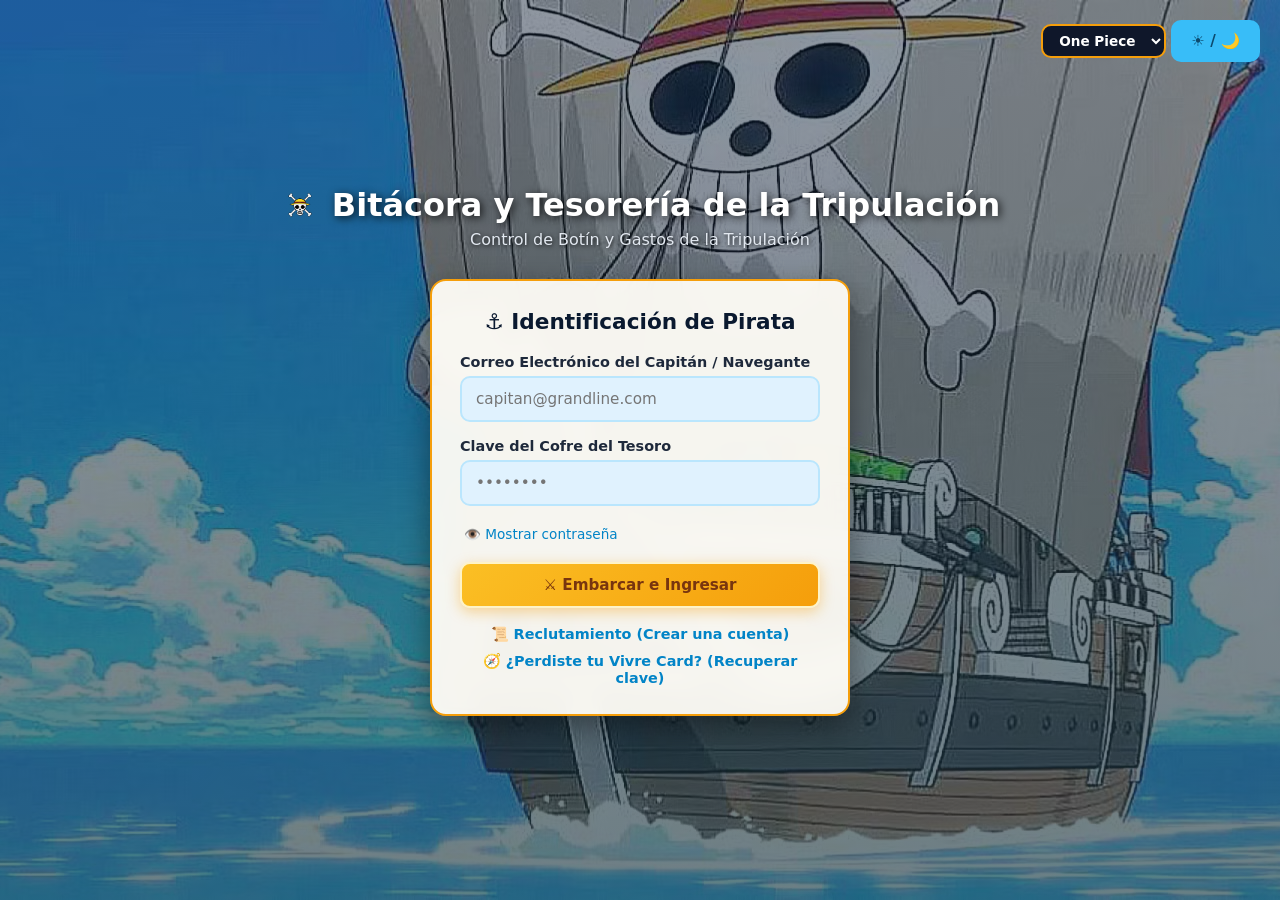
<file: index.html>
<!DOCTYPE html>
<html lang="es">
<head>
    <meta charset="UTF-8">
    <meta name="viewport" content="width=device-width, initial-scale=1.0">
    <title>SGG - Iniciar Sesión</title>
    <link rel="stylesheet" href="css/styles.css">
</head>
<body class="one-piece-theme auth-page" data-tema="one-piece" data-modo="light">

    <div class="header-tools">
     <select id="selectTemaEstilo" class="select-tema">
            <option value="one-piece">One Piece</option>
            <option value="normal">Normal</option>
        </select>

        <button id="btnTemaModo" class="btn-theme">☀️ / 🌙</button>
    </div>

    <div class="brand-header" style="text-align: center; margin-bottom: 20px;">
        <h1 class="titulo-principal" style="display: flex; align-items: center; justify-content: center; gap: 12px; margin-bottom: 5px;">
            <img src="assets/img/luffy - Editado.png" alt="Logo" class="auth-logo-inline txt-onepiece" onerror="this.style.display='none'">
            <span class="txt-onepiece">Bitácora y Tesorería de la Tripulación</span>
            <span class="txt-normal"> Sistema de Gestión de Gastos</span>
        </h1>
        
        <p class="subtitulo-pirata" style="text-align: center; margin: 0 auto; display: block;">
            <span class="txt-onepiece">Control de Botín y Gastos de la Tripulación</span>
            <span class="txt-normal">Plataforma de Control Financiero Personal</span>
        </p>
    </div>

    <main class="login-card">
        <h2>
            <span class="txt-onepiece">⚓ Identificación de Pirata</span>
            <span class="txt-normal">Iniciar Sesión</span>
        </h2>

        <form>
            <div class="form-group">
                <label for="email">
                    <span class="txt-onepiece">Correo Electrónico del Capitán / Navegante</span>
                    <span class="txt-normal">Correo Electrónico</span>
                </label>
                <input type="email" id="email" name="email" placeholder="capitan@grandline.com" required>
            </div>

            <div class="form-group">
                <label for="password">
                    <span class="txt-onepiece">Clave del Cofre del Tesoro</span>
                    <span class="txt-normal">Contraseña</span>
                </label>
                <input type="password" id="password" name="password" placeholder="••••••••" required>
            </div>

        <div style="text-align: left; margin: 8px 0 16px 0;">
            <span id="togglePassword" style="cursor: pointer; color: #00a8e8; font-size: 0.9rem;">
             👁️ Mostrar contraseña
         </span>
        </div>

            <button type="submit" class="btn-ingresar">
                <span class="txt-onepiece">⚔️ Embarcar e Ingresar</span>
                <span class="txt-normal">Ingresar al Sistema</span>
            </button>
        </form>

        <div class="links-container">
            <a href="registro.html" class="link">
                <span class="txt-onepiece">📜 Reclutamiento (Crear una cuenta)</span>
                <span class="txt-normal">Registrarse (Crear una cuenta)</span>
            </a>
            <a href="recuperar.html" class="link">
                <span class="txt-onepiece">🧭 ¿Perdiste tu Vivre Card? (Recuperar clave)</span>
                <span class="txt-normal">🔑 ¿Olvidaste tu contraseña?</span>
            </a>
        </div>
    </main>

    <script src="js/koo.js"></script>
</body>
</html>
</file>
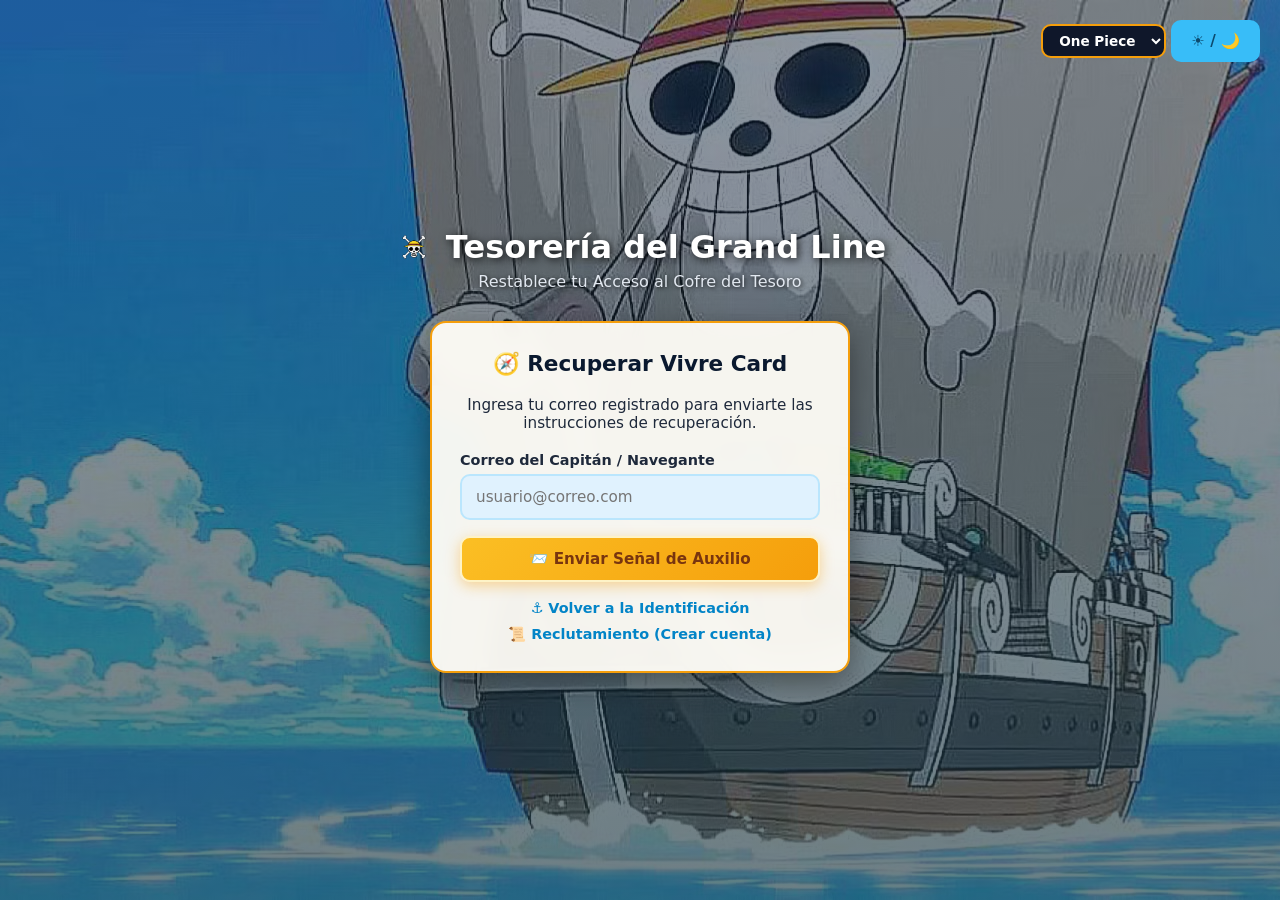
<file: recuperar.html>
<!DOCTYPE html>
<html lang="es">
<head>
    <meta charset="UTF-8">
    <meta name="viewport" content="width=device-width, initial-scale=1.0">
    <title>SGG - Recuperar Acceso</title>
    <link rel="stylesheet" href="css/styles.css">
</head>
<body class="one-piece-theme auth-page" data-tema="one-piece" data-modo="light">

    <div class="header-tools">
        <select id="selectTemaEstilo" class="select-tema">
            <option value="one-piece">One Piece</option>
            <option value="normal">Normal</option>
        </select>

        <button id="btnTemaModo" class="btn-theme">☀️ / 🌙</button>
    </div>

    <div class="brand-header" style="text-align: center; margin-bottom: 20px;">
        <h1 class="titulo-principal" style="display: flex; align-items: center; justify-content: center; gap: 12px; margin-bottom: 5px;">
            <img src="assets/img/luffy - Editado.png" alt="luffy" class="auth-logo-inline txt-onepiece" onerror="this.style.display='none'">
            <span class="txt-onepiece">Tesorería del Grand Line</span>
            <span class="txt-normal">Sistema de Gestión de Gastos</span>
        </h1>
        
        <p class="subtitulo-pirata" style="text-align: center; margin: 0 auto; display: block;">
            <span class="txt-onepiece">Restablece tu Acceso al Cofre del Tesoro</span>
            <span class="txt-normal">Restablecimiento de Contraseña de Usuario</span>
        </p>
    </div>

    <main class="login-card">
        <h2>
            <span class="txt-onepiece">🧭 Recuperar Vivre Card</span>
            <span class="txt-normal">🔑 Recuperar Contraseña</span>
        </h2>
        
        <p style="text-align: center; margin-bottom: 20px; font-size: 0.95rem;">
            Ingresa tu correo registrado para enviarte las instrucciones de recuperación.
        </p>
        
        <form id="formRecuperar">
            <div class="form-group">
                <label for="emailRecuperar">
                    <span class="txt-onepiece">Correo del Capitán / Navegante</span>
                    <span class="txt-normal">Correo Electrónico Registrado</span>
                </label>
                <input type="email" id="emailRecuperar" placeholder="usuario@correo.com" required>
            </div>

            <button type="submit" class="btn-ingresar">
                <span class="txt-onepiece">📨 Enviar Señal de Auxilio</span>
                <span class="txt-normal">Enviar Enlace de Recuperación</span>
            </button>
        </form>

        <div class="links-container">
            <a href="index.html" class="link">
                <span class="txt-onepiece">⚓ Volver a la Identificación</span>
                <span class="txt-normal">Volver a Iniciar Sesión</span>
            </a>
            <a href="registro.html" class="link">
                <span class="txt-onepiece">📜 Reclutamiento (Crear cuenta)</span>
                <span class="txt-normal">Registrarse (Crear cuenta)</span>
            </a>
        </div>
    </main>

    <script src="js/koo.js"></script>
</body>
</html>
</file>
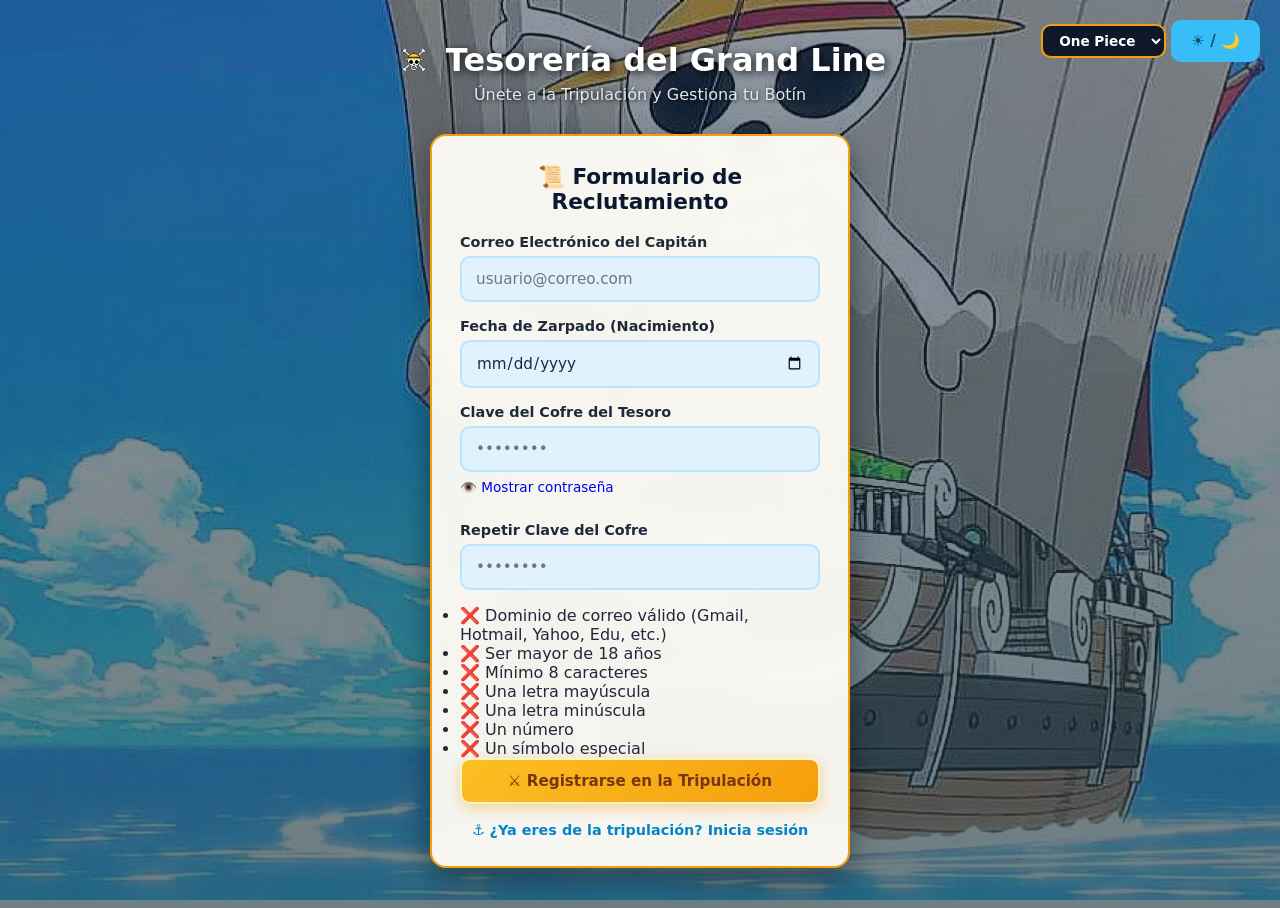
<file: registro.html>
<!DOCTYPE html>
<html lang="es">
<head>
    <meta charset="UTF-8">
    <meta name="viewport" content="width=device-width, initial-scale=1.0">
    <title>SGG- Reclutamiento de Piratas</title>
    <link rel="stylesheet" href="css/styles.css">
</head>
<body class="one-piece-theme auth-page" data-tema="one-piece" data-modo="light">

    <div class="header-tools">
        <select id="selectTemaEstilo" class="select-tema">
            <option value="one-piece">One Piece</option>
            <option value="normal">Normal</option>
        </select>

        <button id="btnTemaModo" class="btn-theme">☀️ / 🌙</button>
    </div>

    <div class="brand-header" style="text-align: center; margin-bottom: 20px;">
        <h1 class="titulo-principal" style="display: flex; align-items: center; justify-content: center; gap: 12px; margin-bottom: 5px;">
            <img src="assets/img/luffy - Editado.png" alt="Logo" class="auth-logo-inline txt-onepiece" onerror="this.style.display='none'">
            <span class="txt-onepiece">Tesorería del Grand Line</span>
            <span class="txt-normal">Sistema de Gestión de Gastos</span>
        </h1>
        
        <p class="subtitulo-pirata" style="text-align: center; margin: 0 auto; display: block;">
            <span class="txt-onepiece">Únete a la Tripulación y Gestiona tu Botín</span>
            <span class="txt-normal">Crea una cuenta para administrar tus finanzas</span>
        </p>
    </div>

    <main class="login-card">
        <h2>
            <span class="txt-onepiece">📜 Formulario de Reclutamiento</span>
            <span class="txt-normal">📝 Crear Cuenta</span>
        </h2>
        
        <form id="formRegistro">
            <div class="form-group">
                <label for="regEmail">
                    <span class="txt-onepiece">Correo Electrónico del Capitán</span>
                    <span class="txt-normal">Correo Electrónico</span>
                </label>
                <input type="email" id="regEmail" placeholder="usuario@correo.com" required>
            </div>

            <div class="form-group">
                <label for="regFechaNac">
                    <span class="txt-onepiece">Fecha de Zarpado (Nacimiento)</span>
                    <span class="txt-normal">Fecha de Nacimiento</span>
                </label>
                <input type="date" id="regFechaNac" required>
            </div>

            <div class="form-group">
                <label for="passwordRegistro">
                    <span class="txt-onepiece">Clave del Cofre del Tesoro</span>
                    <span class="txt-normal">Contraseña</span>
                </label>
                <input type="password" id="passwordRegistro" placeholder="••••••••" required>
                
                <div style="text-align: left !important; margin-top: 5px; margin-bottom: 10px;">
                    <a href="#" id="verPasswordRegistro" class="link-small" style="font-size: 0.85rem; text-decoration: none;">👁️ Mostrar contraseña</a>
                </div>
            </div>

            <div class="form-group">
                <label for="repetirPassword">
                    <span class="txt-onepiece">Repetir Clave del Cofre</span>
                    <span class="txt-normal">Repetir Contraseña</span>
                </label>
                <input type="password" id="repetirPassword" placeholder="••••••••" required>
            </div>

            <ul class="requisitos-lista">
                <li id="reqDominioMail">❌ Dominio de correo válido (Gmail, Hotmail, Yahoo, Edu, etc.)</li>
                <li id="reqEdad">❌ Ser mayor de 18 años</li>
                <li id="reqLongitud">❌ Mínimo 8 caracteres</li>
                <li id="reqMayuscula">❌ Una letra mayúscula</li>
                <li id="reqMinuscula">❌ Una letra minúscula</li>
                <li id="reqNumero">❌ Un número</li>
                <li id="reqEspecial">❌ Un símbolo especial</li>
            </ul>

            <button type="submit" id="btnRegistrar" class="btn-ingresar">
                <span class="txt-onepiece">⚔️ Registrarse en la Tripulación</span>
                <span class="txt-normal">Completar Registro</span>
            </button>
        </form>

        <div class="links-container">
            <a href="index.html" class="link">
                <span class="txt-onepiece">⚓ ¿Ya eres de la tripulación? Inicia sesión</span>
                <span class="txt-normal">¿Ya tienes cuenta? Iniciar Sesión</span>
            </a>
        </div>
    </main>

    <script src="js/koo.js"></script>
</body>
</html>

<div id="customModal" class="modal-overlay" style="display: none;">
    <div class="modal-card">
        <h3 id="modalTitle">
            <span class="txt-onepiece">¡Alerta en la Tripulación!</span>
            <span class="txt-normal">⚠️ Aviso del Sistema</span>
        </h3>
        <p id="modalMessage"></p>
        <button id="modalCloseBtn" class="btn-ingresar" style="margin-top: 15px; width: 100%;">
            <span class="txt-onepiece">Entendido, Capitán</span>
            <span class="txt-normal">Aceptar</span>
        </button>
    </div>
</div>
</file>
<file: css/styles.css>
:root {
  --ocean-blue-dark: #0a192f;
  --ocean-blue-main: #172a45;
  --ocean-blue-light: #203a43;
  --sky-blue: #4a90e2;
  --sea-foam: #e0f2fe;

  --luffy-yellow: #f59e0b;     
  --luffy-yellow-hover: #d97706;
  --luffy-red: #dc2626;        
  --cyan-marine: #38bdf8;       
  --cyan-marine-hover: #0284c7;

  --scroll-paper: rgba(255, 253, 247, 0.95); 
  --card-border: #f59e0b;
  --text-dark: #1e293b;
  --text-muted: #64748b;
  
  --border-radius: 16px;
  --shadow-ocean: 0 10px 30px rgba(0, 0, 0, 0.4);
}

body.dark-mode {
  --scroll-paper: rgba(15, 23, 42, 0.92);
  --text-dark: #f8fafc;
  --text-muted: #94a3b8;
  --card-border: #f59e0b;
}

* {
  box-sizing: border-box;
  margin: 0;
  padding: 0;
  font-family: 'Segoe UI', system-ui, -apple-system, sans-serif;
}

body, body.one-piece-theme {
  min-height: 100vh;
  color: var(--text-dark);
  background: 
    linear-gradient(rgba(10, 25, 47, 0.45), rgba(32, 58, 67, 0.65)),
    url('../assets/img/going-merry.jpg') no-repeat center center fixed;
  background-size: cover;
  position: relative;
  padding-bottom: 40px;
}

body.dark-mode {
  background: 
    linear-gradient(rgba(5, 11, 24, 0.75), rgba(15, 23, 42, 0.85)),
    url('../assets/img/going-merry-night.jpg') no-repeat center center fixed;
  background-size: cover;
}

.navbar {
  background: rgba(10, 25, 47, 0.85);
  backdrop-filter: blur(8px);
  color: #fff;
  padding: 15px 30px;
  display: flex;
  justify-content: space-between;
  align-items: center;
  border-bottom: 3px solid var(--luffy-yellow);
  box-shadow: var(--shadow-ocean);
}

.brand {
  display: flex;
  align-items: center;
  gap: 12px;
}

.brand h2 {
  color: var(--luffy-yellow);
  font-weight: 700;
}

.user-controls {
  display: flex;
  gap: 12px;
}

.header-tools {
  position: absolute;
  top: 20px;
  right: 20px;
  z-index: 100;
}

.titulo-principal {
  display: flex;
  align-items: center;
  justify-content: center;
  gap: 12px;
  text-align: center;
  margin: 20px 0 5px 0;
  color: #ffffff;
  font-size: 2rem;
  font-weight: 800;
  text-shadow: 2px 2px 8px rgba(0, 0, 0, 0.8);
}

.titulo-principal .bandera-titulo {
  width: 45px !important;
  height: auto !important;
  max-height: 45px !important;
  object-fit: contain;
}

.subtitulo-pirata {
  color: #e2e8f0 !important;
  font-size: 1rem;
  text-align: center;
  text-shadow: 1px 1px 4px rgba(0, 0, 0, 0.8);
  margin-bottom: 15px;
}

.auth-page {
  display: flex;
  flex-direction: column;
  align-items: center;
  justify-content: center;
  min-height: 100vh;
  padding: 20px;
}

.login-card, .summary-card, .form-card, .table-card {
  background: var(--scroll-paper);
  backdrop-filter: blur(10px);
  border-radius: var(--border-radius);
  padding: 28px;
  box-shadow: var(--shadow-ocean);
  border: 2px solid var(--card-border);
  position: relative;
}

.login-card {
  width: 100%;
  max-width: 420px;
  margin-top: 10px;
}

.login-card h2 {
  color: var(--ocean-blue-dark);
  text-align: center;
  margin-bottom: 20px;
  font-size: 1.35rem;
}

body.dark-mode .login-card h2 {
  color: #ffffff !important;
}

.dashboard-container {
  max-width: 1100px;
  margin: 20px auto 0 auto;
  padding: 0 20px;
  display: flex;
  flex-direction: column;
  gap: 25px;
}

.monto-total {
  font-size: 2.8rem;
  font-weight: 800;
  color: #15803d;
  margin-top: 10px;
}

button {
  cursor: pointer;
  border: none;
  border-radius: 10px;
  padding: 12px 20px;
  font-weight: 700;
  font-size: 0.95rem;
  transition: all 0.25s ease;
}

.btn-ingresar, .btn-primary, button[type="submit"] {
  background: linear-gradient(135deg, #fbbf24, var(--luffy-yellow));
  color: #78350f;
  border: 2px solid #fef3c7;
  width: 100%;
  box-shadow: 0 4px 14px rgba(245, 158, 11, 0.4);
}

.btn-ingresar:hover, .btn-primary:hover, button[type="submit"]:hover {
  background: linear-gradient(135deg, var(--luffy-yellow), var(--luffy-yellow-hover));
  transform: translateY(-2px);
  box-shadow: 0 6px 20px rgba(245, 158, 11, 0.6);
  color: #451a03;
}

.btn-theme, .btn-secondary {
  background-color: var(--cyan-marine);
  color: #0c4a6e;
}

.btn-theme:hover, .btn-secondary:hover {
  background-color: var(--cyan-marine-hover);
  color: #ffffff;
}

.btn-delete, .btn-danger {
  background-color: var(--luffy-red);
  color: #ffffff;
}

.btn-eye, #togglePassword {
  background: transparent !important;
  border: none !important;
  color: #0284c7 !important;
  font-size: 0.85rem !important;
  padding: 4px !important;
  margin: 6px auto 10px auto !important;
  display: block !important;
  cursor: pointer !important;
  text-decoration: none !important;
}

.btn-eye:hover, #togglePassword:hover {
  text-decoration: underline !important;
}

.form-group {
  margin-bottom: 16px;
  display: flex;
  flex-direction: column;
}

.form-group label {
  margin-bottom: 6px;
  font-weight: 600;
  color: var(--text-dark);
  font-size: 0.9rem;
}

.form-group input, .form-group select {
  padding: 12px 14px;
  border: 2px solid #bae6fd;
  border-radius: 10px;
  background-color: var(--sea-foam);
  color: var(--text-dark);
  font-size: 0.95rem;
  outline: none;
  transition: all 0.2s ease;
  width: 100%;
}

.form-group input:focus, .form-group select:focus {
  border-color: var(--cyan-marine);
  background-color: #ffffff;
  box-shadow: 0 0 0 3px rgba(56, 189, 248, 0.3);
}

.links-container {
  margin-top: 18px;
  display: flex;
  flex-direction: column;
  gap: 10px;
  text-align: center;
}

.link {
  color: #0284c7;
  text-decoration: none;
  font-weight: 600;
  font-size: 0.9rem;
  transition: color 0.2s;
}

.link:hover {
  color: var(--luffy-red);
  text-decoration: underline;
}

body.dark-mode input[type="text"],
body.dark-mode input[type="email"],
body.dark-mode input[type="password"],
body.dark-mode input[type="number"],
body.dark-mode input[type="date"],
body.dark-mode input[type="file"],
body.dark-mode select {
  background-color: #0f172a !important;
  color: #ffffff !important;
  border: 1px solid var(--luffy-yellow) !important;
}

body.dark-mode input[type="date"]::-webkit-calendar-picker-indicator {
  filter: invert(1);
  cursor: pointer;
}

body.dark-mode label,
body.dark-mode p,
body.dark-mode span:not(.badge-cat) {
  color: #e2e8f0 !important;
}

body.dark-mode a,
body.dark-mode .link {
  color: #38bdf8 !important;
}

.charts-section {
  display: flex;
  gap: 20px;
  flex-wrap: wrap;
  margin-bottom: 2rem;
}

.chart-container {
  position: relative;
  height: 260px;
  width: 100%;
}

.chart-card {
  flex: 1;
  min-width: 300px;
  background-color: #ffffff !important;
  color: #1e293b !important;
  border: 2px solid var(--card-border) !important;
  border-radius: var(--border-radius);
  padding: 20px;
  box-shadow: var(--shadow-ocean);
}

.chart-card h3 {
  color: #1e293b !important;
  text-align: center;
  margin-bottom: 15px;
}

body.dark-mode .chart-card {
  background-color: #0f172a !important;
  color: #f8fafc !important;
  border-color: var(--luffy-yellow) !important;
}

body.dark-mode .chart-card h3 {
  color: #f8fafc !important;
}

.data-table {
  width: 100%;
  border-collapse: collapse;
  margin-top: 15px;
}

.data-table th {
  background-color: var(--ocean-blue-dark);
  color: var(--luffy-yellow);
  padding: 12px 15px;
}

.data-table td {
  padding: 12px 15px;
  border-bottom: 1px solid #e2e8f0;
}

body.dark-mode .data-table td {
  border-bottom-color: #334155;
}

.data-table tbody tr:hover {
  background-color: rgba(56, 189, 248, 0.15);
}

.modal {
  position: fixed;
  top: 0; left: 0; width: 100%; height: 100%;
  background: rgba(10, 25, 47, 0.8);
  backdrop-filter: blur(5px);
  display: flex;
  align-items: center;
  justify-content: center;
  z-index: 1000;
}

.modal-content {
  background: var(--scroll-paper);
  padding: 30px;
  border-radius: var(--border-radius);
  border: 2px solid var(--luffy-yellow);
  max-width: 400px;
  text-align: center;
}

body[data-tema="normal"][data-modo="light"] {
    background: #f1f5f9 !important;
    color: #0f172a !important;
}

body[data-tema="normal"][data-modo="light"] .login-card,
body[data-tema="normal"][data-modo="light"] .summary-card,
body[data-tema="normal"][data-modo="light"] .form-card,
body[data-tema="normal"][data-modo="light"] .table-card {
    background: #ffffff !important;
    border: 1px solid #cbd5e1 !important;
    box-shadow: 0 4px 12px rgba(0, 0, 0, 0.08) !important;
    color: #0f172a !important;
}

body[data-tema="normal"][data-modo="dark"] {
    background: #0f172a !important;
    color: #f8fafc !important;
}

body[data-tema="normal"][data-modo="dark"] .login-card,
body[data-tema="normal"][data-modo="dark"] .summary-card,
body[data-tema="normal"][data-modo="dark"] .form-card,
body[data-tema="normal"][data-modo="dark"] .table-card {
    background: #1e293b !important;
    border: 1px solid #334155 !important;
    box-shadow: 0 4px 12px rgba(0, 0, 0, 0.4) !important;
    color: #f8fafc !important;
}

.select-tema {
    padding: 6px 12px !important;
    border-radius: 10px !important;
    border: 2px solid #f59e0b !important;
    background-color: #0f172a !important;
    color: #ffffff !important;
    font-weight: bold !important;
    font-size: 0.85rem !important;
    cursor: pointer !important;
    outline: none !important;
}

body[data-tema="normal"][data-modo="light"] {
    background: #f1f5f9 !important;
    color: #0f172a !important;
}

body[data-tema="normal"][data-modo="light"] .navbar {
    background: #ffffff !important;
    border-bottom: 3px solid #0284c7 !important;
    color: #0f172a !important;
}

body[data-tema="normal"][data-modo="light"] .brand h2,
body[data-tema="normal"][data-modo="light"] .titulo-principal {
    color: #0284c7 !important;
    text-shadow: none !important;
}

body[data-tema="normal"][data-modo="light"] .login-card,
body[data-tema="normal"][data-modo="light"] .summary-card,
body[data-tema="normal"][data-modo="light"] .form-card,
body[data-tema="normal"][data-modo="light"] .table-card,
body[data-tema="normal"][data-modo="light"] .chart-card {
    background: #ffffff !important;
    border: 1px solid #cbd5e1 !important;
    box-shadow: 0 4px 12px rgba(0, 0, 0, 0.05) !important;
    color: #0f172a !important;
}

body[data-tema="normal"][data-modo="dark"] {
    background: #0f172a !important;
    color: #f8fafc !important;
}

body[data-tema="normal"][data-modo="dark"] .navbar {
    background: #1e293b !important;
    border-bottom: 3px solid #38bdf8 !important;
    color: #ffffff !important;
}

body[data-tema="normal"][data-modo="dark"] .brand h2,
body[data-tema="normal"][data-modo="dark"] .titulo-principal {
    color: #38bdf8 !important;
    text-shadow: none !important;
}

body[data-tema="normal"][data-modo="dark"] .login-card,
body[data-tema="normal"][data-modo="dark"] .summary-card,
body[data-tema="normal"][data-modo="dark"] .form-card,
body[data-tema="normal"][data-modo="dark"] .table-card,
body[data-tema="normal"][data-modo="dark"] .chart-card {
    background: #1e293b !important;
    border: 1px solid #334155 !important;
    box-shadow: 0 4px 12px rgba(0, 0, 0, 0.3) !important;
    color: #f8fafc !important;
}

.txt-normal {
    display: none !important;
}

.txt-onepiece {
    display: inline !important;
}

body[data-tema="normal"] .txt-onepiece {
    display: none !important;
}

body[data-tema="normal"] .txt-normal {
    display: inline !important;
}

body[data-tema="normal"][data-modo="light"] .subtitulo-pirata {
    color: #475569 !important; 
    text-shadow: none !important;
}

body[data-tema="normal"][data-modo="dark"] .subtitulo-pirata {
    color: #94a3b8 !important; 
    text-shadow: none !important;
}

.auth-logo-inline {
    width: 40px !important;
    height: 40px !important;
    object-fit: contain !important;
    display: inline-block !important;
    margin: 0 !important;
}
.modal-overlay {
    position: fixed;
    top: 0;
    left: 0;
    width: 100%;
    height: 100%;
    background-color: rgba(0, 0, 0, 0.65);
    display: flex;
    justify-content: center;
    align-items: center;
    z-index: 9999;
    backdrop-filter: blur(4px);
}

.modal-card {
    background-color: #ffffff;
    color: #1e293b;
    padding: 25px;
    border-radius: 12px;
    max-width: 400px;
    width: 90%;
    text-align: center;
    box-shadow: 0 10px 25px rgba(0,0,0,0.3);
    border: 2px solid #e2e8f0;
}

body[data-tema="normal"][data-modo="dark"] .modal-card {
    background-color: #1e293b;
    color: #f8fafc;
    border-color: #334155;
}

body[data-tema="one-piece"] .modal-card {
    background-color: #1c1917;
    color: #fef08a;
    border: 2px solid #f59e0b;
    box-shadow: 0 0 15px rgba(245, 158, 11, 0.4);
}

.modal-overlay {
    position: fixed;
    top: 0;
    left: 0;
    width: 100vw;
    height: 100vh;
    background: rgba(0, 0, 0, 0.75);
    backdrop-filter: blur(5px);
    display: flex;
    justify-content: center;
    align-items: center;
    z-index: 10000;
}

.modal-box {
    padding: 28px 32px;
    border-radius: 14px;
    max-width: 440px;
    width: 90%;
    text-align: center;
    box-shadow: 0 12px 30px rgba(0, 0, 0, 0.6);
    transition: all 0.3s ease;
}

.modal-titulo {
    margin-top: 0;
    font-size: 1.35rem;
    font-weight: 700;
}

.modal-mensaje {
    margin: 15px 0 25px 0;
    font-size: 1rem;
    line-height: 1.5;
}

.modal-acciones {
    display: flex;
    gap: 12px;
    justify-content: center;
}

.btn-modal {
    padding: 10px 22px;
    border: none;
    border-radius: 8px;
    font-weight: bold;
    cursor: pointer;
    font-size: 0.95rem;
    transition: transform 0.15s ease, opacity 0.2s ease;
}

.btn-modal:hover {
    transform: translateY(-2px);
    opacity: 0.9;
}

body[data-tema="one-piece"] .modal-box {
    background-color: #1e293b;
    color: #f8fafc;
    border: 2px solid #f59e0b;
}

body[data-tema="one-piece"] .btn-confirmar {
    background-color: #ef4444;
    color: #ffffff;
}

body[data-tema="one-piece"] .btn-cancelar,
body[data-tema="one-piece"] #btnAceptarAlertaCustom {
    background-color: #f59e0b;
    color: #0f172a;
}

body[data-modo="light"]:not([data-tema="one-piece"]) .modal-box,
body[data-tema="normal"][data-modo="light"] .modal-box {
    background-color: #ffffff;
    color: #1e293b;
    border: 2px solid #cbd5e1;
}

body[data-modo="light"]:not([data-tema="one-piece"]) .btn-confirmar,
body[data-tema="normal"][data-modo="light"] .btn-confirmar {
    background-color: #dc2626;
    color: #ffffff;
}

body[data-modo="light"]:not([data-tema="one-piece"]) .btn-cancelar,
body[data-modo="light"]:not([data-tema="one-piece"]) #btnAceptarAlertaCustom,
body[data-tema="normal"][data-modo="light"] .btn-cancelar,
body[data-tema="normal"][data-modo="light"] #btnAceptarAlertaCustom {
    background-color: #2563eb;
    color: #ffffff;
}

body[data-modo="dark"]:not([data-tema="one-piece"]) .modal-box,
body[data-tema="normal"][data-modo="dark"] .modal-box {
    background-color: #0f172a;
    color: #f8fafc;
    border: 2px solid #334155;
}

body[data-modo="dark"]:not([data-tema="one-piece"]) .btn-confirmar,
body[data-tema="normal"][data-modo="dark"] .btn-confirmar {
    background-color: #ef4444;
    color: #ffffff;
}

body[data-modo="dark"]:not([data-tema="one-piece"]) .btn-cancelar,
body[data-modo="dark"]:not([data-tema="one-piece"]) #btnAceptarAlertaCustom,
body[data-modo="dark"]:not([data-tema="one-piece"]) #btnAceptarAlertaCustom,
body[data-tema="normal"][data-modo="dark"] .btn-cancelar,
body[data-tema="normal"][data-modo="dark"] #btnAceptarAlertaCustom {
    background-color: #3b82f6;
    color: #ffffff;
}
</file>
